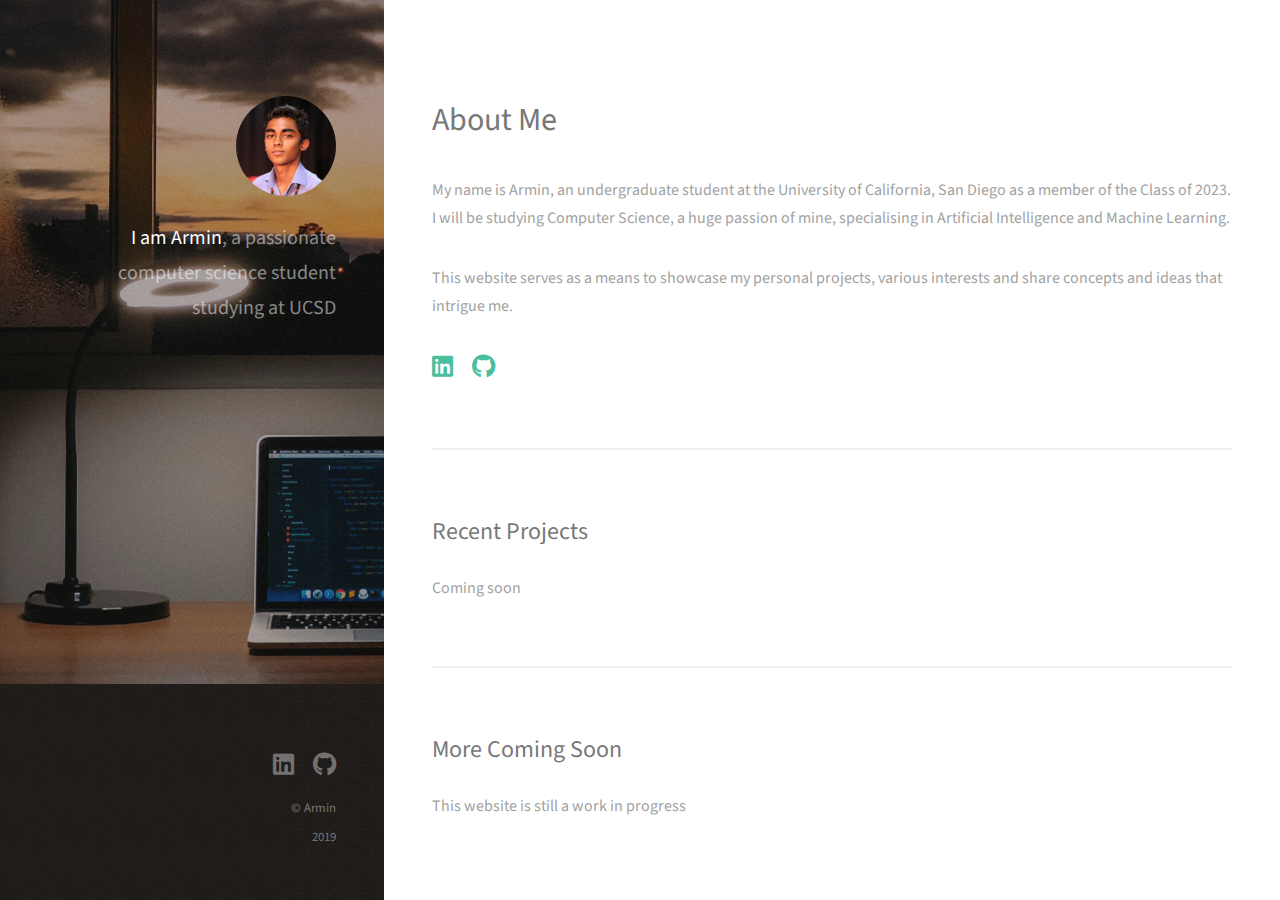
<file: index.html>
<!DOCTYPE HTML>

<html>
	<head>
		<title>Armin Suraj</title>
		<meta charset="utf-8" />
		<meta name="viewport" content="width=device-width, initial-scale=1, user-scalable=no" />
		<link rel="stylesheet" href="assets/css/main.css" />
	</head>
	<body class="is-preload">

		<!-- Header -->
			<header id="header">
				<div class="inner">
					<a href="#" class="image avatar"><img src="images/avatar.jpeg" alt="" /></a>
					<h1><strong>I am Armin</strong>, a passionate<br />
					computer science student<br />
					studying at UCSD</h1>
				</div>
			</header>

		<!-- Main -->
			<div id="main">

				<!-- One -->
					<section id="one">
						<header class="major">
							<h2>About Me</h2>
						</header>
						<p>My name is Armin, an undergraduate student at the University of California, San Diego as a member of the Class of 2023. I will be studying Computer Science, a huge passion of mine, specialising in Artificial Intelligence and Machine Learning.</p>
						<p>This website serves as a means to showcase my personal projects, various interests and share concepts and ideas that intrigue me.</p>
						<ul class="icons">
							<li><a href="#" class="icon brands fa-linkedin"><span class="label">Linkedin</span></a></li>
							<li><a href="#" class="icon brands fa-github"><span class="label">Github</span></a></li>
						</ul>
					</section>

				<!-- Two -->
					<section id="two">
						<h2>Recent Projects</h2>
						<p>Coming soon</p>
						<!--
						<div class="row">
							<article class="col-6 col-12-xsmall work-item">
								<a href="images/fulls/01.jpg" class="image fit thumb"><img src="images/thumbs/01.jpg" alt="" /></a>
								<h3>Magna sed consequat tempus</h3>
								<p>Lorem ipsum dolor sit amet nisl sed nullam feugiat.</p>
							</article>
							<article class="col-6 col-12-xsmall work-item">
								<a href="images/fulls/02.jpg" class="image fit thumb"><img src="images/thumbs/02.jpg" alt="" /></a>
								<h3>Ultricies lacinia interdum</h3>
								<p>Lorem ipsum dolor sit amet nisl sed nullam feugiat.</p>
							</article>
							<article class="col-6 col-12-xsmall work-item">
								<a href="images/fulls/03.jpg" class="image fit thumb"><img src="images/thumbs/03.jpg" alt="" /></a>
								<h3>Tortor metus commodo</h3>
								<p>Lorem ipsum dolor sit amet nisl sed nullam feugiat.</p>
							</article>
							<article class="col-6 col-12-xsmall work-item">
								<a href="images/fulls/04.jpg" class="image fit thumb"><img src="images/thumbs/04.jpg" alt="" /></a>
								<h3>Quam neque phasellus</h3>
								<p>Lorem ipsum dolor sit amet nisl sed nullam feugiat.</p>
							</article>
							<article class="col-6 col-12-xsmall work-item">
								<a href="images/fulls/05.jpg" class="image fit thumb"><img src="images/thumbs/05.jpg" alt="" /></a>
								<h3>Nunc enim commodo aliquet</h3>
								<p>Lorem ipsum dolor sit amet nisl sed nullam feugiat.</p>
							</article>
							<article class="col-6 col-12-xsmall work-item">
								<a href="images/fulls/06.jpg" class="image fit thumb"><img src="images/thumbs/06.jpg" alt="" /></a>
								<h3>Risus ornare lacinia</h3>
								<p>Lorem ipsum dolor sit amet nisl sed nullam feugiat.</p>
							</article>
						</div>
-->

						<!--
						<ul class="actions">
							<li><a href="#" class="button">See All</a></li>
						</ul>
					-->


					</section>

				<!-- Three -->
					<section id="three">
						<h2>More Coming Soon</h2>
						<p>This website is still a work in progress</p>

						<!--
						<div class="row">
							<div class="col-8 col-12-small">
								<form method="post" action="#">
									<div class="row gtr-uniform gtr-50">
										<div class="col-6 col-12-xsmall"><input type="text" name="name" id="name" placeholder="Name" /></div>
										<div class="col-6 col-12-xsmall"><input type="email" name="email" id="email" placeholder="Email" /></div>
										<div class="col-12"><textarea name="message" id="message" placeholder="Message" rows="4"></textarea></div>
									</div>
								</form>
								<ul class="actions">
									<li><input type="submit" value="Send Message" /></li>
								</ul>
							</div>
							<div class="col-4 col-12-small">
								<ul class="labeled-icons">
									<li>
										<h3 class="icon solid fa-home"><span class="label">Address</span></h3>
										1234 Somewhere Rd.<br />
										Nashville, TN 00000<br />
										United States
									</li>
									<li>
										<h3 class="icon solid fa-mobile-alt"><span class="label">Phone</span></h3>
										000-000-0000
									</li>
									<li>
										<h3 class="icon solid fa-envelope"><span class="label">Email</span></h3>
										<a href="#">hello@untitled.tld</a>
									</li>
								</ul>
							</div>
						</div>
					-->
					</section>


			</div>

		<!-- Footer -->
			<footer id="footer">
				<div class="inner">
					<ul class="icons">
						<li><a href="#" class="icon brands fa-linkedin"><span class="label">Linkedin</span></a></li>
						<li><a href="#" class="icon brands fa-github"><span class="label">Github</span></a></li>
					</ul>
					<ul class="copyright">
						<li>&copy; Armin</li><li>2019</li>
					</ul>
				</div>
			</footer>

		<!-- Scripts -->
			<script src="assets/js/jquery.min.js"></script>
			<script src="assets/js/jquery.poptrox.min.js"></script>
			<script src="assets/js/browser.min.js"></script>
			<script src="assets/js/breakpoints.min.js"></script>
			<script src="assets/js/util.js"></script>
			<script src="assets/js/main.js"></script>

	</body>
</html>
</file>
<file: assets/css/main.css>
@import url("fontawesome-all.min.css");
@import url("https://fonts.googleapis.com/css?family=Source+Sans+Pro:400,400italic");

html, body, div, span, applet, object,
iframe, h1, h2, h3, h4, h5, h6, p, blockquote,
pre, a, abbr, acronym, address, big, cite,
code, del, dfn, em, img, ins, kbd, q, s, samp,
small, strike, strong, sub, sup, tt, var, b,
u, i, center, dl, dt, dd, ol, ul, li, fieldset,
form, label, legend, table, caption, tbody,
tfoot, thead, tr, th, td, article, aside,
canvas, details, embed, figure, figcaption,
footer, header, hgroup, menu, nav, output, ruby,
section, summary, time, mark, audio, video {
	margin: 0;
	padding: 0;
	border: 0;
	font-size: 100%;
	font: inherit;
	vertical-align: baseline;}

article, aside, details, figcaption, figure,
footer, header, hgroup, menu, nav, section {
	display: block;}

body {
	line-height: 1;
}

ol, ul {
	list-style: none;
}

blockquote, q {
	quotes: none;
}

	blockquote:before, blockquote:after, q:before, q:after {
		content: '';
		content: none;
	}

table {
	border-collapse: collapse;
	border-spacing: 0;
}

body {
	-webkit-text-size-adjust: none;
}

mark {
	background-color: transparent;
	color: inherit;
}

input::-moz-focus-inner {
	border: 0;
	padding: 0;
}

input, select, textarea {
	-moz-appearance: none;
	-webkit-appearance: none;
	-ms-appearance: none;
	appearance: none;
}

/* Basic */

	html {
		box-sizing: border-box;
	}

	*, *:before, *:after {
		box-sizing: inherit;
	}

	body {
		background: #fff;
	}

		body.is-preload *, body.is-preload *:before, body.is-preload *:after {
			-moz-animation: none !important;
			-webkit-animation: none !important;
			-ms-animation: none !important;
			animation: none !important;
			-moz-transition: none !important;
			-webkit-transition: none !important;
			-ms-transition: none !important;
			transition: none !important;
		}

	body, input, select, textarea {
		color: #a2a2a2;
		font-family: "Source Sans Pro", Helvetica, sans-serif;
		font-size: 16pt;
		font-weight: 400;
		line-height: 1.75em;
	}

	a {
		-moz-transition: color 0.2s ease-in-out, border-color 0.2s ease-in-out;
		-webkit-transition: color 0.2s ease-in-out, border-color 0.2s ease-in-out;
		-ms-transition: color 0.2s ease-in-out, border-color 0.2s ease-in-out;
		transition: color 0.2s ease-in-out, border-color 0.2s ease-in-out;
		border-bottom: dotted 1px;
		color: #49bf9d;
		text-decoration: none;
	}

		a:hover {
			border-bottom-color: transparent;
			color: #49bf9d !important;
			text-decoration: none;
		}

	strong, b {
		color: #787878;
		font-weight: 400;
	}

	em, i {
		font-style: italic;
	}

	p {
		margin: 0 0 2em 0;
	}

	h1, h2, h3, h4, h5, h6 {
		color: #787878;
		font-weight: 400;
		line-height: 1em;
		margin: 0 0 1em 0;
	}

		h1 a, h2 a, h3 a, h4 a, h5 a, h6 a {
			color: inherit;
			text-decoration: none;
		}

	h1 {
		font-size: 2em;
		line-height: 1.5em;
	}

	h2 {
		font-size: 1.5em;
		line-height: 1.5em;
	}

	h3 {
		font-size: 1.25em;
		line-height: 1.5em;
	}

	h4 {
		font-size: 1.1em;
		line-height: 1.5em;
	}

	h5 {
		font-size: 0.9em;
		line-height: 1.5em;
	}

	h6 {
		font-size: 0.7em;
		line-height: 1.5em;
	}

	sub {
		font-size: 0.8em;
		position: relative;
		top: 0.5em;
	}

	sup {
		font-size: 0.8em;
		position: relative;
		top: -0.5em;
	}

	hr {
		border: 0;
		border-bottom: solid 2px #efefef;
		margin: 2em 0;
	}

		hr.major {
			margin: 3em 0;
		}

	blockquote {
		border-left: solid 6px #efefef;
		font-style: italic;
		margin: 0 0 2em 0;
		padding: 0.5em 0 0.5em 1.5em;
	}

	code {
		background: #f7f7f7;
		border-radius: 0.35em;
		border: solid 2px #efefef;
		font-family: "Courier New", monospace;
		font-size: 0.9em;
		margin: 0 0.25em;
		padding: 0.25em 0.65em;
	}

	pre {
		-webkit-overflow-scrolling: touch;
		font-family: "Courier New", monospace;
		font-size: 0.9em;
		margin: 0 0 2em 0;
	}

		pre code {
			display: block;
			line-height: 1.75em;
			padding: 1em 1.5em;
			overflow-x: auto;
		}

	.align-left {
		text-align: left;
	}

	.align-center {
		text-align: center;
	}

	.align-right {
		text-align: right;
	}

/* Container */

	.container {
		margin: 0 auto;
		max-width: calc(100% - 4em);
		width: 100%;
	}

		.container.xsmall {
			width: 25%;
		}

		.container.small {
			width: 50%;
		}

		.container.medium {
			width: 75%;
		}

		.container.large {
			width: 125%;
		}

		.container.xlarge {
			width: 150%;
		}

		.container.max {
			width: 100%;
		}

		@media screen and (max-width: 980px) {

			.container {
				width: 100% !important;
				max-width: 100% !important;
			}

		}

		@media screen and (max-width: 480px) {

			.container {
				max-width: calc(100% - 3em);
			}

		}

/* Row */

	.row {
		display: flex;
		flex-wrap: wrap;
		box-sizing: border-box;
		align-items: stretch;
	}

		.row > * {
			box-sizing: border-box;
		}

		.row.gtr-uniform > * > :last-child {
			margin-bottom: 0;
		}

		.row.aln-left {
			justify-content: flex-start;
		}

		.row.aln-center {
			justify-content: center;
		}

		.row.aln-right {
			justify-content: flex-end;
		}

		.row.aln-top {
			align-items: flex-start;
		}

		.row.aln-middle {
			align-items: center;
		}

		.row.aln-bottom {
			align-items: flex-end;
		}

		.row > .imp {
			order: -1;
		}

		.row > .col-1 {
			width: 8.33333%;
		}

		.row > .off-1 {
			margin-left: 8.33333%;
		}

		.row > .col-2 {
			width: 16.66667%;
		}

		.row > .off-2 {
			margin-left: 16.66667%;
		}

		.row > .col-3 {
			width: 25%;
		}

		.row > .off-3 {
			margin-left: 25%;
		}

		.row > .col-4 {
			width: 33.33333%;
		}

		.row > .off-4 {
			margin-left: 33.33333%;
		}

		.row > .col-5 {
			width: 41.66667%;
		}

		.row > .off-5 {
			margin-left: 41.66667%;
		}

		.row > .col-6 {
			width: 50%;
		}

		.row > .off-6 {
			margin-left: 50%;
		}

		.row > .col-7 {
			width: 58.33333%;
		}

		.row > .off-7 {
			margin-left: 58.33333%;
		}

		.row > .col-8 {
			width: 66.66667%;
		}

		.row > .off-8 {
			margin-left: 66.66667%;
		}

		.row > .col-9 {
			width: 75%;
		}

		.row > .off-9 {
			margin-left: 75%;
		}

		.row > .col-10 {
			width: 83.33333%;
		}

		.row > .off-10 {
			margin-left: 83.33333%;
		}

		.row > .col-11 {
			width: 91.66667%;
		}

		.row > .off-11 {
			margin-left: 91.66667%;
		}

		.row > .col-12 {
			width: 100%;
		}

		.row > .off-12 {
			margin-left: 100%;
		}

		.row.gtr-0 {
			margin-top: 0;
			margin-left: 0em;
		}

			.row.gtr-0 > * {
				padding: 0 0 0 0em;
			}

			.row.gtr-0.gtr-uniform {
				margin-top: 0em;
			}

				.row.gtr-0.gtr-uniform > * {
					padding-top: 0em;
				}

		.row.gtr-25 {
			margin-top: 0;
			margin-left: -0.625em;
		}

			.row.gtr-25 > * {
				padding: 0 0 0 0.625em;
			}

			.row.gtr-25.gtr-uniform {
				margin-top: -0.625em;
			}

				.row.gtr-25.gtr-uniform > * {
					padding-top: 0.625em;
				}

		.row.gtr-50 {
			margin-top: 0;
			margin-left: -1.25em;
		}

			.row.gtr-50 > * {
				padding: 0 0 0 1.25em;
			}

			.row.gtr-50.gtr-uniform {
				margin-top: -1.25em;
			}

				.row.gtr-50.gtr-uniform > * {
					padding-top: 1.25em;
				}

		.row {
			margin-top: 0;
			margin-left: -2.5em;
		}

			.row > * {
				padding: 0 0 0 2.5em;
			}

			.row.gtr-uniform {
				margin-top: -2.5em;
			}

				.row.gtr-uniform > * {
					padding-top: 2.5em;
				}

		.row.gtr-150 {
			margin-top: 0;
			margin-left: -3.75em;
		}

			.row.gtr-150 > * {
				padding: 0 0 0 3.75em;
			}

			.row.gtr-150.gtr-uniform {
				margin-top: -3.75em;
			}

				.row.gtr-150.gtr-uniform > * {
					padding-top: 3.75em;
				}

		.row.gtr-200 {
			margin-top: 0;
			margin-left: -5em;
		}

			.row.gtr-200 > * {
				padding: 0 0 0 5em;
			}

			.row.gtr-200.gtr-uniform {
				margin-top: -5em;
			}

				.row.gtr-200.gtr-uniform > * {
					padding-top: 5em;
				}

		@media screen and (max-width: 1800px) {

			.row {
				display: flex;
				flex-wrap: wrap;
				box-sizing: border-box;
				align-items: stretch;
			}

				.row > * {
					box-sizing: border-box;
				}

				.row.gtr-uniform > * > :last-child {
					margin-bottom: 0;
				}

				.row.aln-left {
					justify-content: flex-start;
				}

				.row.aln-center {
					justify-content: center;
				}

				.row.aln-right {
					justify-content: flex-end;
				}

				.row.aln-top {
					align-items: flex-start;
				}

				.row.aln-middle {
					align-items: center;
				}

				.row.aln-bottom {
					align-items: flex-end;
				}

				.row > .imp-xlarge {
					order: -1;
				}

				.row > .col-1-xlarge {
					width: 8.33333%;
				}

				.row > .off-1-xlarge {
					margin-left: 8.33333%;
				}

				.row > .col-2-xlarge {
					width: 16.66667%;
				}

				.row > .off-2-xlarge {
					margin-left: 16.66667%;
				}

				.row > .col-3-xlarge {
					width: 25%;
				}

				.row > .off-3-xlarge {
					margin-left: 25%;
				}

				.row > .col-4-xlarge {
					width: 33.33333%;
				}

				.row > .off-4-xlarge {
					margin-left: 33.33333%;
				}

				.row > .col-5-xlarge {
					width: 41.66667%;
				}

				.row > .off-5-xlarge {
					margin-left: 41.66667%;
				}

				.row > .col-6-xlarge {
					width: 50%;
				}

				.row > .off-6-xlarge {
					margin-left: 50%;
				}

				.row > .col-7-xlarge {
					width: 58.33333%;
				}

				.row > .off-7-xlarge {
					margin-left: 58.33333%;
				}

				.row > .col-8-xlarge {
					width: 66.66667%;
				}

				.row > .off-8-xlarge {
					margin-left: 66.66667%;
				}

				.row > .col-9-xlarge {
					width: 75%;
				}

				.row > .off-9-xlarge {
					margin-left: 75%;
				}

				.row > .col-10-xlarge {
					width: 83.33333%;
				}

				.row > .off-10-xlarge {
					margin-left: 83.33333%;
				}

				.row > .col-11-xlarge {
					width: 91.66667%;
				}

				.row > .off-11-xlarge {
					margin-left: 91.66667%;
				}

				.row > .col-12-xlarge {
					width: 100%;
				}

				.row > .off-12-xlarge {
					margin-left: 100%;
				}

				.row.gtr-0 {
					margin-top: 0;
					margin-left: 0em;
				}

					.row.gtr-0 > * {
						padding: 0 0 0 0em;
					}

					.row.gtr-0.gtr-uniform {
						margin-top: 0em;
					}

						.row.gtr-0.gtr-uniform > * {
							padding-top: 0em;
						}

				.row.gtr-25 {
					margin-top: 0;
					margin-left: -0.625em;
				}

					.row.gtr-25 > * {
						padding: 0 0 0 0.625em;
					}

					.row.gtr-25.gtr-uniform {
						margin-top: -0.625em;
					}

						.row.gtr-25.gtr-uniform > * {
							padding-top: 0.625em;
						}

				.row.gtr-50 {
					margin-top: 0;
					margin-left: -1.25em;
				}

					.row.gtr-50 > * {
						padding: 0 0 0 1.25em;
					}

					.row.gtr-50.gtr-uniform {
						margin-top: -1.25em;
					}

						.row.gtr-50.gtr-uniform > * {
							padding-top: 1.25em;
						}

				.row {
					margin-top: 0;
					margin-left: -2.5em;
				}

					.row > * {
						padding: 0 0 0 2.5em;
					}

					.row.gtr-uniform {
						margin-top: -2.5em;
					}

						.row.gtr-uniform > * {
							padding-top: 2.5em;
						}

				.row.gtr-150 {
					margin-top: 0;
					margin-left: -3.75em;
				}

					.row.gtr-150 > * {
						padding: 0 0 0 3.75em;
					}

					.row.gtr-150.gtr-uniform {
						margin-top: -3.75em;
					}

						.row.gtr-150.gtr-uniform > * {
							padding-top: 3.75em;
						}

				.row.gtr-200 {
					margin-top: 0;
					margin-left: -5em;
				}

					.row.gtr-200 > * {
						padding: 0 0 0 5em;
					}

					.row.gtr-200.gtr-uniform {
						margin-top: -5em;
					}

						.row.gtr-200.gtr-uniform > * {
							padding-top: 5em;
						}

		}

		@media screen and (max-width: 1280px) {

			.row {
				display: flex;
				flex-wrap: wrap;
				box-sizing: border-box;
				align-items: stretch;
			}

				.row > * {
					box-sizing: border-box;
				}

				.row.gtr-uniform > * > :last-child {
					margin-bottom: 0;
				}

				.row.aln-left {
					justify-content: flex-start;
				}

				.row.aln-center {
					justify-content: center;
				}

				.row.aln-right {
					justify-content: flex-end;
				}

				.row.aln-top {
					align-items: flex-start;
				}

				.row.aln-middle {
					align-items: center;
				}

				.row.aln-bottom {
					align-items: flex-end;
				}

				.row > .imp-large {
					order: -1;
				}

				.row > .col-1-large {
					width: 8.33333%;
				}

				.row > .off-1-large {
					margin-left: 8.33333%;
				}

				.row > .col-2-large {
					width: 16.66667%;
				}

				.row > .off-2-large {
					margin-left: 16.66667%;
				}

				.row > .col-3-large {
					width: 25%;
				}

				.row > .off-3-large {
					margin-left: 25%;
				}

				.row > .col-4-large {
					width: 33.33333%;
				}

				.row > .off-4-large {
					margin-left: 33.33333%;
				}

				.row > .col-5-large {
					width: 41.66667%;
				}

				.row > .off-5-large {
					margin-left: 41.66667%;
				}

				.row > .col-6-large {
					width: 50%;
				}

				.row > .off-6-large {
					margin-left: 50%;
				}

				.row > .col-7-large {
					width: 58.33333%;
				}

				.row > .off-7-large {
					margin-left: 58.33333%;
				}

				.row > .col-8-large {
					width: 66.66667%;
				}

				.row > .off-8-large {
					margin-left: 66.66667%;
				}

				.row > .col-9-large {
					width: 75%;
				}

				.row > .off-9-large {
					margin-left: 75%;
				}

				.row > .col-10-large {
					width: 83.33333%;
				}

				.row > .off-10-large {
					margin-left: 83.33333%;
				}

				.row > .col-11-large {
					width: 91.66667%;
				}

				.row > .off-11-large {
					margin-left: 91.66667%;
				}

				.row > .col-12-large {
					width: 100%;
				}

				.row > .off-12-large {
					margin-left: 100%;
				}

				.row.gtr-0 {
					margin-top: 0;
					margin-left: 0em;
				}

					.row.gtr-0 > * {
						padding: 0 0 0 0em;
					}

					.row.gtr-0.gtr-uniform {
						margin-top: 0em;
					}

						.row.gtr-0.gtr-uniform > * {
							padding-top: 0em;
						}

				.row.gtr-25 {
					margin-top: 0;
					margin-left: -0.5em;
				}

					.row.gtr-25 > * {
						padding: 0 0 0 0.5em;
					}

					.row.gtr-25.gtr-uniform {
						margin-top: -0.5em;
					}

						.row.gtr-25.gtr-uniform > * {
							padding-top: 0.5em;
						}

				.row.gtr-50 {
					margin-top: 0;
					margin-left: -1em;
				}

					.row.gtr-50 > * {
						padding: 0 0 0 1em;
					}

					.row.gtr-50.gtr-uniform {
						margin-top: -1em;
					}

						.row.gtr-50.gtr-uniform > * {
							padding-top: 1em;
						}

				.row {
					margin-top: 0;
					margin-left: -2em;
				}

					.row > * {
						padding: 0 0 0 2em;
					}

					.row.gtr-uniform {
						margin-top: -2em;
					}

						.row.gtr-uniform > * {
							padding-top: 2em;
						}

				.row.gtr-150 {
					margin-top: 0;
					margin-left: -3em;
				}

					.row.gtr-150 > * {
						padding: 0 0 0 3em;
					}

					.row.gtr-150.gtr-uniform {
						margin-top: -3em;
					}

						.row.gtr-150.gtr-uniform > * {
							padding-top: 3em;
						}

				.row.gtr-200 {
					margin-top: 0;
					margin-left: -4em;
				}

					.row.gtr-200 > * {
						padding: 0 0 0 4em;
					}

					.row.gtr-200.gtr-uniform {
						margin-top: -4em;
					}

						.row.gtr-200.gtr-uniform > * {
							padding-top: 4em;
						}

		}

		@media screen and (max-width: 980px) {

			.row {
				display: flex;
				flex-wrap: wrap;
				box-sizing: border-box;
				align-items: stretch;
			}

				.row > * {
					box-sizing: border-box;
				}

				.row.gtr-uniform > * > :last-child {
					margin-bottom: 0;
				}

				.row.aln-left {
					justify-content: flex-start;
				}

				.row.aln-center {
					justify-content: center;
				}

				.row.aln-right {
					justify-content: flex-end;
				}

				.row.aln-top {
					align-items: flex-start;
				}

				.row.aln-middle {
					align-items: center;
				}

				.row.aln-bottom {
					align-items: flex-end;
				}

				.row > .imp-medium {
					order: -1;
				}

				.row > .col-1-medium {
					width: 8.33333%;
				}

				.row > .off-1-medium {
					margin-left: 8.33333%;
				}

				.row > .col-2-medium {
					width: 16.66667%;
				}

				.row > .off-2-medium {
					margin-left: 16.66667%;
				}

				.row > .col-3-medium {
					width: 25%;
				}

				.row > .off-3-medium {
					margin-left: 25%;
				}

				.row > .col-4-medium {
					width: 33.33333%;
				}

				.row > .off-4-medium {
					margin-left: 33.33333%;
				}

				.row > .col-5-medium {
					width: 41.66667%;
				}

				.row > .off-5-medium {
					margin-left: 41.66667%;
				}

				.row > .col-6-medium {
					width: 50%;
				}

				.row > .off-6-medium {
					margin-left: 50%;
				}

				.row > .col-7-medium {
					width: 58.33333%;
				}

				.row > .off-7-medium {
					margin-left: 58.33333%;
				}

				.row > .col-8-medium {
					width: 66.66667%;
				}

				.row > .off-8-medium {
					margin-left: 66.66667%;
				}

				.row > .col-9-medium {
					width: 75%;
				}

				.row > .off-9-medium {
					margin-left: 75%;
				}

				.row > .col-10-medium {
					width: 83.33333%;
				}

				.row > .off-10-medium {
					margin-left: 83.33333%;
				}

				.row > .col-11-medium {
					width: 91.66667%;
				}

				.row > .off-11-medium {
					margin-left: 91.66667%;
				}

				.row > .col-12-medium {
					width: 100%;
				}

				.row > .off-12-medium {
					margin-left: 100%;
				}

				.row.gtr-0 {
					margin-top: 0;
					margin-left: 0em;
				}

					.row.gtr-0 > * {
						padding: 0 0 0 0em;
					}

					.row.gtr-0.gtr-uniform {
						margin-top: 0em;
					}

						.row.gtr-0.gtr-uniform > * {
							padding-top: 0em;
						}

				.row.gtr-25 {
					margin-top: 0;
					margin-left: -0.5em;
				}

					.row.gtr-25 > * {
						padding: 0 0 0 0.5em;
					}

					.row.gtr-25.gtr-uniform {
						margin-top: -0.5em;
					}

						.row.gtr-25.gtr-uniform > * {
							padding-top: 0.5em;
						}

				.row.gtr-50 {
					margin-top: 0;
					margin-left: -1em;
				}

					.row.gtr-50 > * {
						padding: 0 0 0 1em;
					}

					.row.gtr-50.gtr-uniform {
						margin-top: -1em;
					}

						.row.gtr-50.gtr-uniform > * {
							padding-top: 1em;
						}

				.row {
					margin-top: 0;
					margin-left: -2em;
				}

					.row > * {
						padding: 0 0 0 2em;
					}

					.row.gtr-uniform {
						margin-top: -2em;
					}

						.row.gtr-uniform > * {
							padding-top: 2em;
						}

				.row.gtr-150 {
					margin-top: 0;
					margin-left: -3em;
				}

					.row.gtr-150 > * {
						padding: 0 0 0 3em;
					}

					.row.gtr-150.gtr-uniform {
						margin-top: -3em;
					}

						.row.gtr-150.gtr-uniform > * {
							padding-top: 3em;
						}

				.row.gtr-200 {
					margin-top: 0;
					margin-left: -4em;
				}

					.row.gtr-200 > * {
						padding: 0 0 0 4em;
					}

					.row.gtr-200.gtr-uniform {
						margin-top: -4em;
					}

						.row.gtr-200.gtr-uniform > * {
							padding-top: 4em;
						}

		}

		@media screen and (max-width: 736px) {

			.row {
				display: flex;
				flex-wrap: wrap;
				box-sizing: border-box;
				align-items: stretch;
			}

				.row > * {
					box-sizing: border-box;
				}

				.row.gtr-uniform > * > :last-child {
					margin-bottom: 0;
				}

				.row.aln-left {
					justify-content: flex-start;
				}

				.row.aln-center {
					justify-content: center;
				}

				.row.aln-right {
					justify-content: flex-end;
				}

				.row.aln-top {
					align-items: flex-start;
				}

				.row.aln-middle {
					align-items: center;
				}

				.row.aln-bottom {
					align-items: flex-end;
				}

				.row > .imp-small {
					order: -1;
				}

				.row > .col-1-small {
					width: 8.33333%;
				}

				.row > .off-1-small {
					margin-left: 8.33333%;
				}

				.row > .col-2-small {
					width: 16.66667%;
				}

				.row > .off-2-small {
					margin-left: 16.66667%;
				}

				.row > .col-3-small {
					width: 25%;
				}

				.row > .off-3-small {
					margin-left: 25%;
				}

				.row > .col-4-small {
					width: 33.33333%;
				}

				.row > .off-4-small {
					margin-left: 33.33333%;
				}

				.row > .col-5-small {
					width: 41.66667%;
				}

				.row > .off-5-small {
					margin-left: 41.66667%;
				}

				.row > .col-6-small {
					width: 50%;
				}

				.row > .off-6-small {
					margin-left: 50%;
				}

				.row > .col-7-small {
					width: 58.33333%;
				}

				.row > .off-7-small {
					margin-left: 58.33333%;
				}

				.row > .col-8-small {
					width: 66.66667%;
				}

				.row > .off-8-small {
					margin-left: 66.66667%;
				}

				.row > .col-9-small {
					width: 75%;
				}

				.row > .off-9-small {
					margin-left: 75%;
				}

				.row > .col-10-small {
					width: 83.33333%;
				}

				.row > .off-10-small {
					margin-left: 83.33333%;
				}

				.row > .col-11-small {
					width: 91.66667%;
				}

				.row > .off-11-small {
					margin-left: 91.66667%;
				}

				.row > .col-12-small {
					width: 100%;
				}

				.row > .off-12-small {
					margin-left: 100%;
				}

				.row.gtr-0 {
					margin-top: 0;
					margin-left: 0em;
				}

					.row.gtr-0 > * {
						padding: 0 0 0 0em;
					}

					.row.gtr-0.gtr-uniform {
						margin-top: 0em;
					}

						.row.gtr-0.gtr-uniform > * {
							padding-top: 0em;
						}

				.row.gtr-25 {
					margin-top: 0;
					margin-left: -0.375em;
				}

					.row.gtr-25 > * {
						padding: 0 0 0 0.375em;
					}

					.row.gtr-25.gtr-uniform {
						margin-top: -0.375em;
					}

						.row.gtr-25.gtr-uniform > * {
							padding-top: 0.375em;
						}

				.row.gtr-50 {
					margin-top: 0;
					margin-left: -0.75em;
				}

					.row.gtr-50 > * {
						padding: 0 0 0 0.75em;
					}

					.row.gtr-50.gtr-uniform {
						margin-top: -0.75em;
					}

						.row.gtr-50.gtr-uniform > * {
							padding-top: 0.75em;
						}

				.row {
					margin-top: 0;
					margin-left: -1.5em;
				}

					.row > * {
						padding: 0 0 0 1.5em;
					}

					.row.gtr-uniform {
						margin-top: -1.5em;
					}

						.row.gtr-uniform > * {
							padding-top: 1.5em;
						}

				.row.gtr-150 {
					margin-top: 0;
					margin-left: -2.25em;
				}

					.row.gtr-150 > * {
						padding: 0 0 0 2.25em;
					}

					.row.gtr-150.gtr-uniform {
						margin-top: -2.25em;
					}

						.row.gtr-150.gtr-uniform > * {
							padding-top: 2.25em;
						}

				.row.gtr-200 {
					margin-top: 0;
					margin-left: -3em;
				}

					.row.gtr-200 > * {
						padding: 0 0 0 3em;
					}

					.row.gtr-200.gtr-uniform {
						margin-top: -3em;
					}

						.row.gtr-200.gtr-uniform > * {
							padding-top: 3em;
						}

		}

		@media screen and (max-width: 480px) {

			.row {
				display: flex;
				flex-wrap: wrap;
				box-sizing: border-box;
				align-items: stretch;
			}

				.row > * {
					box-sizing: border-box;
				}

				.row.gtr-uniform > * > :last-child {
					margin-bottom: 0;
				}

				.row.aln-left {
					justify-content: flex-start;
				}

				.row.aln-center {
					justify-content: center;
				}

				.row.aln-right {
					justify-content: flex-end;
				}

				.row.aln-top {
					align-items: flex-start;
				}

				.row.aln-middle {
					align-items: center;
				}

				.row.aln-bottom {
					align-items: flex-end;
				}

				.row > .imp-xsmall {
					order: -1;
				}

				.row > .col-1-xsmall {
					width: 8.33333%;
				}

				.row > .off-1-xsmall {
					margin-left: 8.33333%;
				}

				.row > .col-2-xsmall {
					width: 16.66667%;
				}

				.row > .off-2-xsmall {
					margin-left: 16.66667%;
				}

				.row > .col-3-xsmall {
					width: 25%;
				}

				.row > .off-3-xsmall {
					margin-left: 25%;
				}

				.row > .col-4-xsmall {
					width: 33.33333%;
				}

				.row > .off-4-xsmall {
					margin-left: 33.33333%;
				}

				.row > .col-5-xsmall {
					width: 41.66667%;
				}

				.row > .off-5-xsmall {
					margin-left: 41.66667%;
				}

				.row > .col-6-xsmall {
					width: 50%;
				}

				.row > .off-6-xsmall {
					margin-left: 50%;
				}

				.row > .col-7-xsmall {
					width: 58.33333%;
				}

				.row > .off-7-xsmall {
					margin-left: 58.33333%;
				}

				.row > .col-8-xsmall {
					width: 66.66667%;
				}

				.row > .off-8-xsmall {
					margin-left: 66.66667%;
				}

				.row > .col-9-xsmall {
					width: 75%;
				}

				.row > .off-9-xsmall {
					margin-left: 75%;
				}

				.row > .col-10-xsmall {
					width: 83.33333%;
				}

				.row > .off-10-xsmall {
					margin-left: 83.33333%;
				}

				.row > .col-11-xsmall {
					width: 91.66667%;
				}

				.row > .off-11-xsmall {
					margin-left: 91.66667%;
				}

				.row > .col-12-xsmall {
					width: 100%;
				}

				.row > .off-12-xsmall {
					margin-left: 100%;
				}

				.row.gtr-0 {
					margin-top: 0;
					margin-left: 0em;
				}

					.row.gtr-0 > * {
						padding: 0 0 0 0em;
					}

					.row.gtr-0.gtr-uniform {
						margin-top: 0em;
					}

						.row.gtr-0.gtr-uniform > * {
							padding-top: 0em;
						}

				.row.gtr-25 {
					margin-top: 0;
					margin-left: -0.375em;
				}

					.row.gtr-25 > * {
						padding: 0 0 0 0.375em;
					}

					.row.gtr-25.gtr-uniform {
						margin-top: -0.375em;
					}

						.row.gtr-25.gtr-uniform > * {
							padding-top: 0.375em;
						}

				.row.gtr-50 {
					margin-top: 0;
					margin-left: -0.75em;
				}

					.row.gtr-50 > * {
						padding: 0 0 0 0.75em;
					}

					.row.gtr-50.gtr-uniform {
						margin-top: -0.75em;
					}

						.row.gtr-50.gtr-uniform > * {
							padding-top: 0.75em;
						}

				.row {
					margin-top: 0;
					margin-left: -1.5em;
				}

					.row > * {
						padding: 0 0 0 1.5em;
					}

					.row.gtr-uniform {
						margin-top: -1.5em;
					}

						.row.gtr-uniform > * {
							padding-top: 1.5em;
						}

				.row.gtr-150 {
					margin-top: 0;
					margin-left: -2.25em;
				}

					.row.gtr-150 > * {
						padding: 0 0 0 2.25em;
					}

					.row.gtr-150.gtr-uniform {
						margin-top: -2.25em;
					}

						.row.gtr-150.gtr-uniform > * {
							padding-top: 2.25em;
						}

				.row.gtr-200 {
					margin-top: 0;
					margin-left: -3em;
				}

					.row.gtr-200 > * {
						padding: 0 0 0 3em;
					}

					.row.gtr-200.gtr-uniform {
						margin-top: -3em;
					}

						.row.gtr-200.gtr-uniform > * {
							padding-top: 3em;
						}

		}

/* Section/Article */

	section.special, article.special {
		text-align: center;
	}

	header p {
		color: #b2b2b2;
		position: relative;
		margin: 0 0 1.5em 0;
	}

	header h2 + p {
		font-size: 1.25em;
		margin-top: -1em;
		line-height: 1.5em;
	}

	header h3 + p {
		font-size: 1.1em;
		margin-top: -0.8em;
		line-height: 1.5em;
	}

	header h4 + p,
	header h5 + p,
	header h6 + p {
		font-size: 0.9em;
		margin-top: -0.6em;
		line-height: 1.5em;
	}

	header.major h2 {
		font-size: 2em;
	}

/* Form */

	form {
		margin: 0 0 2em 0;
	}

	label {
		color: #787878;
		display: block;
		font-size: 0.9em;
		font-weight: 400;
		margin: 0 0 1em 0;
	}

	input[type="text"],
	input[type="password"],
	input[type="email"],
	select,
	textarea {
		-moz-appearance: none;
		-webkit-appearance: none;
		-ms-appearance: none;
		appearance: none;
		background: #f7f7f7;
		border-radius: 0.35em;
		border: solid 2px transparent;
		color: inherit;
		display: block;
		outline: 0;
		padding: 0 0.75em;
		text-decoration: none;
		width: 100%;
	}

		input[type="text"]:invalid,
		input[type="password"]:invalid,
		input[type="email"]:invalid,
		select:invalid,
		textarea:invalid {
			box-shadow: none;
		}

		input[type="text"]:focus,
		input[type="password"]:focus,
		input[type="email"]:focus,
		select:focus,
		textarea:focus {
			border-color: #49bf9d;
		}

	select {
		background-image: url("data:image/svg+xml;charset=utf8,%3Csvg xmlns='http://www.w3.org/2000/svg' width='40' height='40' preserveAspectRatio='none' viewBox='0 0 40 40'%3E%3Cpath d='M9.4,12.3l10.4,10.4l10.4-10.4c0.2-0.2,0.5-0.4,0.9-0.4c0.3,0,0.6,0.1,0.9,0.4l3.3,3.3c0.2,0.2,0.4,0.5,0.4,0.9 c0,0.4-0.1,0.6-0.4,0.9L20.7,31.9c-0.2,0.2-0.5,0.4-0.9,0.4c-0.3,0-0.6-0.1-0.9-0.4L4.3,17.3c-0.2-0.2-0.4-0.5-0.4-0.9 c0-0.4,0.1-0.6,0.4-0.9l3.3-3.3c0.2-0.2,0.5-0.4,0.9-0.4S9.1,12.1,9.4,12.3z' fill='%23dfdfdf' /%3E%3C/svg%3E");
		background-size: 1.25rem;
		background-repeat: no-repeat;
		background-position: calc(100% - 1rem) center;
		height: 2.75em;
		padding-right: 2.75em;
		text-overflow: ellipsis;
	}

		select option {
			color: #787878;
			background: #fff;
		}

		select:focus::-ms-value {
			background-color: transparent;
		}

		select::-ms-expand {
			display: none;
		}

	input[type="text"],
	input[type="password"],
	input[type="email"],
	select {
		height: 2.75em;
	}

	textarea {
		padding: 0.75em;
	}

	input[type="checkbox"],
	input[type="radio"] {
		-moz-appearance: none;
		-webkit-appearance: none;
		-ms-appearance: none;
		appearance: none;
		display: block;
		float: left;
		margin-right: -2em;
		opacity: 0;
		width: 1em;
		z-index: -1;
	}

		input[type="checkbox"] + label,
		input[type="radio"] + label {
			text-decoration: none;
			color: #a2a2a2;
			cursor: pointer;
			display: inline-block;
			font-size: 1em;
			font-weight: 400;
			padding-left: 2.4em;
			padding-right: 0.75em;
			position: relative;
		}

			input[type="checkbox"] + label:before,
			input[type="radio"] + label:before {
				-moz-osx-font-smoothing: grayscale;
				-webkit-font-smoothing: antialiased;
				display: inline-block;
				font-style: normal;
				font-variant: normal;
				text-rendering: auto;
				line-height: 1;
				text-transform: none !important;
				font-family: 'Font Awesome 5 Free';
				font-weight: 900;
			}

			input[type="checkbox"] + label:before,
			input[type="radio"] + label:before {
				background: #f7f7f7;
				border-radius: 0.35em;
				border: solid 2px transparent;
				content: '';
				display: inline-block;
				font-size: 0.8em;
				height: 2.0625em;
				left: 0;
				line-height: 1.85625em;
				position: absolute;
				text-align: center;
				top: 0;
				width: 2.0625em;
			}

		input[type="checkbox"]:checked + label:before,
		input[type="radio"]:checked + label:before {
			background: #787878;
			border-color: #787878;
			color: #fff;
			content: '\f00c';
		}

		input[type="checkbox"]:focus + label:before,
		input[type="radio"]:focus + label:before {
			border-color: #49bf9d;
		}

	input[type="checkbox"] + label:before {
		border-radius: 0.35em;
	}

	input[type="radio"] + label:before {
		border-radius: 100%;
	}

	::-webkit-input-placeholder {
		color: #b2b2b2 !important;
		opacity: 1.0;
	}

	:-moz-placeholder {
		color: #b2b2b2 !important;
		opacity: 1.0;
	}

	::-moz-placeholder {
		color: #b2b2b2 !important;
		opacity: 1.0;
	}

	:-ms-input-placeholder {
		color: #b2b2b2 !important;
		opacity: 1.0;
	}

/* Box */

	.box {
		border-radius: 0.35em;
		border: solid 2px #efefef;
		margin-bottom: 2em;
		padding: 1.5em;
	}

		.box > :last-child,
		.box > :last-child > :last-child,
		.box > :last-child > :last-child > :last-child {
			margin-bottom: 0;
		}

		.box.alt {
			border: 0;
			border-radius: 0;
			padding: 0;
		}

/* Icon */

	.icon {
		text-decoration: none;
		border-bottom: none;
		position: relative;
	}

		.icon:before {
			-moz-osx-font-smoothing: grayscale;
			-webkit-font-smoothing: antialiased;
			display: inline-block;
			font-style: normal;
			font-variant: normal;
			text-rendering: auto;
			line-height: 1;
			text-transform: none !important;
			font-family: 'Font Awesome 5 Free';
			font-weight: 400;
		}

		.icon > .label {
			display: none;
		}

		.icon:before {
			line-height: inherit;
		}

		.icon.solid:before {
			font-weight: 900;
		}

		.icon.brands:before {
			font-family: 'Font Awesome 5 Brands';
		}

/* Image */

	.image {
		border-radius: 0.35em;
		border: 0;
		display: inline-block;
		position: relative;
	}

		.image:before {
			-moz-transition: opacity 0.2s ease-in-out;
			-webkit-transition: opacity 0.2s ease-in-out;
			-ms-transition: opacity 0.2s ease-in-out;
			transition: opacity 0.2s ease-in-out;
			background: url("images/overlay.png");
			border-radius: 0.35em;
			content: '';
			display: block;
			height: 100%;
			left: 0;
			opacity: 0.5;
			position: absolute;
			top: 0;
			width: 100%;
		}

		.image.thumb {
			text-align: center;
		}

			.image.thumb:after {
				-moz-transition: opacity 0.2s ease-in-out;
				-webkit-transition: opacity 0.2s ease-in-out;
				-ms-transition: opacity 0.2s ease-in-out;
				transition: opacity 0.2s ease-in-out;
				border-radius: 0.35em;
				border: solid 3px rgba(255, 255, 255, 0.5);
				color: #fff;
				content: 'View';
				display: inline-block;
				font-size: 0.8em;
				font-weight: 400;
				left: 50%;
				line-height: 2.25em;
				margin: -1.25em 0 0 -3em;
				opacity: 0;
				padding: 0 1.5em;
				position: absolute;
				text-align: center;
				text-decoration: none;
				top: 50%;
				white-space: nowrap;
			}

			.image.thumb:hover:after {
				opacity: 1.0;
			}

			.image.thumb:hover:before {
				background: url("images/overlay.png"), url("images/overlay.png");
				opacity: 1.0;
			}

		.image img {
			border-radius: 0.35em;
			display: block;
		}

		.image.left {
			float: left;
			margin: 0 1.5em 1em 0;
			top: 0.25em;
		}

		.image.right {
			float: right;
			margin: 0 0 1em 1.5em;
			top: 0.25em;
		}

		.image.left, .image.right {
			max-width: 40%;
		}

			.image.left img, .image.right img {
				width: 100%;
			}

		.image.fit {
			display: block;
			margin: 0 0 2em 0;
			width: 100%;
		}

			.image.fit img {
				width: 100%;
			}

		.image.avatar {
			border-radius: 100%;
		}

			.image.avatar:before {
				display: none;
			}

			.image.avatar img {
				border-radius: 100%;
				width: 100%;
			}

/* List */

	ol {
		list-style: decimal;
		margin: 0 0 2em 0;
		padding-left: 1.25em;
	}

		ol li {
			padding-left: 0.25em;
		}

	ul {
		list-style: disc;
		margin: 0 0 2em 0;
		padding-left: 1em;
	}

		ul li {
			padding-left: 0.5em;
		}

		ul.alt {
			list-style: none;
			padding-left: 0;
		}

			ul.alt li {
				border-top: solid 2px #efefef;
				padding: 0.5em 0;
			}

				ul.alt li:first-child {
					border-top: 0;
					padding-top: 0;
				}

	dl {
		margin: 0 0 2em 0;
	}

/* Icons */

	ul.icons {
		cursor: default;
		list-style: none;
		padding-left: 0;
	}

		ul.icons li {
			display: inline-block;
			padding: 0 1em 0 0;
		}

			ul.icons li:last-child {
				padding-right: 0;
			}

			ul.icons li .icon:before {
				font-size: 1.5em;
			}

/* Labeled Icons */

	ul.labeled-icons {
		list-style: none;
		padding: 0;
	}

		ul.labeled-icons li {
			line-height: 1.75em;
			margin: 1.5em 0 0 0;
			padding-left: 2.25em;
			position: relative;
		}

			ul.labeled-icons li:first-child {
				margin-top: 0;
			}

			ul.labeled-icons li a {
				color: inherit;
			}

			ul.labeled-icons li h3 {
				color: #b2b2b2;
				left: 0;
				position: absolute;
				text-align: center;
				top: 0;
				width: 1em;
			}

/* Actions */

	ul.actions {
		display: -moz-flex;
		display: -webkit-flex;
		display: -ms-flex;
		display: flex;
		cursor: default;
		list-style: none;
		margin-left: -1em;
		padding-left: 0;
	}

		ul.actions li {
			padding: 0 0 0 1em;
			vertical-align: middle;
		}

		ul.actions.special {
			-moz-justify-content: center;
			-webkit-justify-content: center;
			-ms-justify-content: center;
			justify-content: center;
			width: 100%;
			margin-left: 0;
		}

			ul.actions.special li:first-child {
				padding-left: 0;
			}

		ul.actions.stacked {
			-moz-flex-direction: column;
			-webkit-flex-direction: column;
			-ms-flex-direction: column;
			flex-direction: column;
			margin-left: 0;
		}

			ul.actions.stacked li {
				padding: 1.3em 0 0 0;
			}

				ul.actions.stacked li:first-child {
					padding-top: 0;
				}

		ul.actions.fit {
			width: calc(100% + 1em);
		}

			ul.actions.fit li {
				-moz-flex-grow: 1;
				-webkit-flex-grow: 1;
				-ms-flex-grow: 1;
				flex-grow: 1;
				-moz-flex-shrink: 1;
				-webkit-flex-shrink: 1;
				-ms-flex-shrink: 1;
				flex-shrink: 1;
				width: 100%;
			}

				ul.actions.fit li > * {
					width: 100%;
				}

			ul.actions.fit.stacked {
				width: 100%;
			}

		@media screen and (max-width: 480px) {

			ul.actions:not(.fixed) {
				-moz-flex-direction: column;
				-webkit-flex-direction: column;
				-ms-flex-direction: column;
				flex-direction: column;
				margin-left: 0;
				width: 100% !important;
			}

				ul.actions:not(.fixed) li {
					-moz-flex-grow: 1;
					-webkit-flex-grow: 1;
					-ms-flex-grow: 1;
					flex-grow: 1;
					-moz-flex-shrink: 1;
					-webkit-flex-shrink: 1;
					-ms-flex-shrink: 1;
					flex-shrink: 1;
					padding: 1em 0 0 0;
					text-align: center;
					width: 100%;
				}

					ul.actions:not(.fixed) li > * {
						width: 100%;
					}

					ul.actions:not(.fixed) li:first-child {
						padding-top: 0;
					}

					ul.actions:not(.fixed) li input[type="submit"],
					ul.actions:not(.fixed) li input[type="reset"],
					ul.actions:not(.fixed) li input[type="button"],
					ul.actions:not(.fixed) li button,
					ul.actions:not(.fixed) li .button {
						width: 100%;
					}

						ul.actions:not(.fixed) li input[type="submit"].icon:before,
						ul.actions:not(.fixed) li input[type="reset"].icon:before,
						ul.actions:not(.fixed) li input[type="button"].icon:before,
						ul.actions:not(.fixed) li button.icon:before,
						ul.actions:not(.fixed) li .button.icon:before {
							margin-left: -0.5em;
						}

		}

/* Table */

	.table-wrapper {
		-webkit-overflow-scrolling: touch;
		overflow-x: auto;
	}

	table {
		margin: 0 0 2em 0;
		width: 100%;
	}

		table tbody tr {
			border: solid 1px #efefef;
			border-left: 0;
			border-right: 0;
		}

			table tbody tr:nth-child(2n + 1) {
				background-color: #f7f7f7;
			}

		table td {
			padding: 0.75em 0.75em;
		}

		table th {
			color: #787878;
			font-size: 0.9em;
			font-weight: 400;
			padding: 0 0.75em 0.75em 0.75em;
			text-align: left;
		}

		table thead {
			border-bottom: solid 2px #efefef;
		}

		table tfoot {
			border-top: solid 2px #efefef;
		}

		table.alt {
			border-collapse: separate;
		}

			table.alt tbody tr td {
				border: solid 2px #efefef;
				border-left-width: 0;
				border-top-width: 0;
			}

				table.alt tbody tr td:first-child {
					border-left-width: 2px;
				}

			table.alt tbody tr:first-child td {
				border-top-width: 2px;
			}

			table.alt thead {
				border-bottom: 0;
			}

			table.alt tfoot {
				border-top: 0;
			}

/* Button */

	input[type="submit"],
	input[type="reset"],
	input[type="button"],
	.button {
		-moz-appearance: none;
		-webkit-appearance: none;
		-ms-appearance: none;
		appearance: none;
		-moz-transition: background-color 0.2s ease-in-out, color 0.2s ease-in-out, border-color 0.2s ease-in-out;
		-webkit-transition: background-color 0.2s ease-in-out, color 0.2s ease-in-out, border-color 0.2s ease-in-out;
		-ms-transition: background-color 0.2s ease-in-out, color 0.2s ease-in-out, border-color 0.2s ease-in-out;
		transition: background-color 0.2s ease-in-out, color 0.2s ease-in-out, border-color 0.2s ease-in-out;
		background-color: transparent;
		border-radius: 0.35em;
		border: solid 3px #efefef;
		color: #787878 !important;
		cursor: pointer;
		display: inline-block;
		font-weight: 400;
		height: 3.15em;
		height: calc(2.75em + 6px);
		line-height: 2.75em;
		min-width: 10em;
		padding: 0 1.5em;
		text-align: center;
		text-decoration: none;
		white-space: nowrap;
	}

		input[type="submit"]:hover,
		input[type="reset"]:hover,
		input[type="button"]:hover,
		.button:hover {
			border-color: #49bf9d;
			color: #49bf9d !important;
		}

		input[type="submit"]:active,
		input[type="reset"]:active,
		input[type="button"]:active,
		.button:active {
			background-color: rgba(73, 191, 157, 0.1);
			border-color: #49bf9d;
			color: #49bf9d !important;
		}

		input[type="submit"].icon,
		input[type="reset"].icon,
		input[type="button"].icon,
		.button.icon {
			padding-left: 1.35em;
		}

			input[type="submit"].icon:before,
			input[type="reset"].icon:before,
			input[type="button"].icon:before,
			.button.icon:before {
				margin-right: 0.5em;
			}

		input[type="submit"].fit,
		input[type="reset"].fit,
		input[type="button"].fit,
		.button.fit {
			min-width: 0;
			width: 100%;
		}

		input[type="submit"].small,
		input[type="reset"].small,
		input[type="button"].small,
		.button.small {
			font-size: 0.8em;
		}

		input[type="submit"].large,
		input[type="reset"].large,
		input[type="button"].large,
		.button.large {
			font-size: 1.35em;
		}

		input[type="submit"].primary,
		input[type="reset"].primary,
		input[type="button"].primary,
		.button.primary {
			background-color: #49bf9d;
			border-color: #49bf9d;
			color: #ffffff !important;
		}

			input[type="submit"].primary:hover,
			input[type="reset"].primary:hover,
			input[type="button"].primary:hover,
			.button.primary:hover {
				background-color: #5cc6a7;
				border-color: #5cc6a7;
			}

			input[type="submit"].primary:active,
			input[type="reset"].primary:active,
			input[type="button"].primary:active,
			.button.primary:active {
				background-color: #3eb08f;
				border-color: #3eb08f;
			}

		input[type="submit"].disabled, input[type="submit"]:disabled,
		input[type="reset"].disabled,
		input[type="reset"]:disabled,
		input[type="button"].disabled,
		input[type="button"]:disabled,
		.button.disabled,
		.button:disabled {
			background-color: #e7e7e7 !important;
			border-color: #e7e7e7 !important;
			color: #b2b2b2 !important;
			cursor: default;
		}

/* Work Item */

	.work-item {
		margin: 0 0 2em 0;
	}

		.work-item .image {
			margin: 0 0 1.5em 0;
		}

		.work-item h3 {
			font-size: 1em;
			margin: 0 0 0.5em 0;
		}

		.work-item p {
			font-size: 0.8em;
			line-height: 1.5em;
			margin: 0;
		}

/* Header */

	#header {
		display: -moz-flex;
		display: -webkit-flex;
		display: -ms-flex;
		display: flex;
		-moz-flex-direction: column;
		-webkit-flex-direction: column;
		-ms-flex-direction: column;
		flex-direction: column;
		-moz-align-items: -moz-flex-end;
		-webkit-align-items: -webkit-flex-end;
		-ms-align-items: -ms-flex-end;
		align-items: flex-end;
		-moz-justify-content: space-between;
		-webkit-justify-content: space-between;
		-ms-justify-content: space-between;
		justify-content: space-between;
		background-color: #1f1815;
		background-attachment: scroll,								scroll;
		background-image: url("images/overlay.png"), url("../../images/bg1.jpg");
		background-position: top left,							top left;
		background-repeat: repeat,								no-repeat;
		background-size: auto,								150%;
		color: rgba(255, 255, 255, 0.5);
		height: 100%;
		left: 0;
		padding: 8em 4em;
		position: fixed;
		text-align: right;
		top: 0;
		width: 35%;
	}

		#header > * {
			-moz-flex-shrink: 0;
			-webkit-flex-shrink: 0;
			-ms-flex-shrink: 0;
			flex-shrink: 0;
			width: 100%;
		}

		#header > .inner {
			-moz-flex-grow: 1;
			-webkit-flex-grow: 1;
			-ms-flex-grow: 1;
			flex-grow: 1;
			margin: 0 0 2em 0;
		}

		#header strong, #header b {
			color: #ffffff;
		}

		#header h2, #header h3, #header h4, #header h5, #header h6 {
			color: #ffffff;
		}

		#header h1 {
			color: rgba(255, 255, 255, 0.5);
			font-size: 1.35em;
			line-height: 1.75em;
			margin: 0;
		}

		#header .image.avatar {
			margin: 0 0 1em 0;
			width: 6.25em;
		}

/* Footer */

	#footer .icons {
		margin: 1em 0 0 0;
	}

		#footer .icons a {
			color: rgba(255, 255, 255, 0.4);
		}

	#footer .copyright {
		color: rgba(255, 255, 255, 0.4);
		font-size: 0.8em;
		list-style: none;
		margin: 1em 0 0 0;
		padding: 0;
	}

		#footer .copyright li {
			border-left: solid 1px rgba(255, 255, 255, 0.25);
			display: inline-block;
			line-height: 1em;
			margin-left: 0.75em;
			padding-left: 0.75em;
		}

			#footer .copyright li:first-child {
				border-left: 0;
				margin-left: 0;
				padding-left: 0;
			}

			#footer .copyright li a {
				color: inherit;
			}

/* Main */

	#main {
		margin-left: 35%;
		max-width: 54em;
		padding: 8em 4em 4em 4em;
		width: calc(100% - 35%);
	}

		#main > section {
			border-top: solid 2px #efefef;
			margin: 4em 0 0 0;
			padding: 4em 0 0 0;
		}

			#main > section:first-child {
				border-top: 0;
				margin-top: 0;
				padding-top: 0;
			}

/* Poptrox */

	@-moz-keyframes spin {
		0% {
			-moz-transform: rotate(0deg);
			-webkit-transform: rotate(0deg);
			-ms-transform: rotate(0deg);
			transform: rotate(0deg);
		}

		100% {
			-moz-transform: rotate(360deg);
			-webkit-transform: rotate(360deg);
			-ms-transform: rotate(360deg);
			transform: rotate(360deg);
		}
	}

	@-webkit-keyframes spin {
		0% {
			-moz-transform: rotate(0deg);
			-webkit-transform: rotate(0deg);
			-ms-transform: rotate(0deg);
			transform: rotate(0deg);
		}

		100% {
			-moz-transform: rotate(360deg);
			-webkit-transform: rotate(360deg);
			-ms-transform: rotate(360deg);
			transform: rotate(360deg);
		}
	}

	@-ms-keyframes spin {
		0% {
			-moz-transform: rotate(0deg);
			-webkit-transform: rotate(0deg);
			-ms-transform: rotate(0deg);
			transform: rotate(0deg);
		}

		100% {
			-moz-transform: rotate(360deg);
			-webkit-transform: rotate(360deg);
			-ms-transform: rotate(360deg);
			transform: rotate(360deg);
		}
	}

	@keyframes spin {
		0% {
			-moz-transform: rotate(0deg);
			-webkit-transform: rotate(0deg);
			-ms-transform: rotate(0deg);
			transform: rotate(0deg);
		}

		100% {
			-moz-transform: rotate(360deg);
			-webkit-transform: rotate(360deg);
			-ms-transform: rotate(360deg);
			transform: rotate(360deg);
		}
	}

	.poptrox-popup {
		-moz-box-sizing: content-box;
		-webkit-box-sizing: content-box;
		-ms-box-sizing: content-box;
		box-sizing: content-box;
		-webkit-tap-highlight-color: rgba(255, 255, 255, 0);
		background: #fff;
		border-radius: 0.35em;
		box-shadow: 0 0.1em 0.15em 0 rgba(0, 0, 0, 0.15);
		overflow: hidden;
		padding-bottom: 3em;
	}

		.poptrox-popup .loader {
			text-decoration: none;
			-moz-animation: spin 1s linear infinite;
			-webkit-animation: spin 1s linear infinite;
			-ms-animation: spin 1s linear infinite;
			animation: spin 1s linear infinite;
			font-size: 1.5em;
			height: 1em;
			left: 50%;
			line-height: 1em;
			margin: -0.5em 0 0 -0.5em;
			position: absolute;
			top: 50%;
			width: 1em;
		}

			.poptrox-popup .loader:before {
				-moz-osx-font-smoothing: grayscale;
				-webkit-font-smoothing: antialiased;
				display: inline-block;
				font-style: normal;
				font-variant: normal;
				text-rendering: auto;
				line-height: 1;
				text-transform: none !important;
				font-family: 'Font Awesome 5 Free';
				font-weight: 900;
			}

			.poptrox-popup .loader:before {
				content: '\f1ce';
			}

		.poptrox-popup .caption {
			background: #fff;
			bottom: 0;
			cursor: default;
			font-size: 0.9em;
			height: 3em;
			left: 0;
			line-height: 2.8em;
			position: absolute;
			text-align: center;
			width: 100%;
			z-index: 1;
		}

		.poptrox-popup .nav-next,
		.poptrox-popup .nav-previous {
			text-decoration: none;
			-moz-transition: opacity 0.2s ease-in-out;
			-webkit-transition: opacity 0.2s ease-in-out;
			-ms-transition: opacity 0.2s ease-in-out;
			transition: opacity 0.2s ease-in-out;
			-webkit-tap-highlight-color: rgba(255, 255, 255, 0);
			background: rgba(0, 0, 0, 0.01);
			cursor: pointer;
			height: 100%;
			opacity: 0;
			position: absolute;
			top: 0;
			width: 50%;
		}

			.poptrox-popup .nav-next:before,
			.poptrox-popup .nav-previous:before {
				-moz-osx-font-smoothing: grayscale;
				-webkit-font-smoothing: antialiased;
				display: inline-block;
				font-style: normal;
				font-variant: normal;
				text-rendering: auto;
				line-height: 1;
				text-transform: none !important;
				font-family: 'Font Awesome 5 Free';
				font-weight: 900;
			}

			.poptrox-popup .nav-next:before,
			.poptrox-popup .nav-previous:before {
				color: #fff;
				font-size: 2.5em;
				height: 1em;
				line-height: 1em;
				margin-top: -0.75em;
				position: absolute;
				text-align: center;
				top: 50%;
				width: 1.5em;
			}

		.poptrox-popup .nav-next {
			right: 0;
		}

			.poptrox-popup .nav-next:before {
				content: '\f105';
				right: 0;
			}

		.poptrox-popup .nav-previous {
			left: 0;
		}

			.poptrox-popup .nav-previous:before {
				content: '\f104';
				left: 0;
			}

		.poptrox-popup .closer {
			text-decoration: none;
			-moz-transition: opacity 0.2s ease-in-out;
			-webkit-transition: opacity 0.2s ease-in-out;
			-ms-transition: opacity 0.2s ease-in-out;
			transition: opacity 0.2s ease-in-out;
			-webkit-tap-highlight-color: rgba(255, 255, 255, 0);
			color: #fff;
			height: 4em;
			line-height: 4em;
			opacity: 0;
			position: absolute;
			right: 0;
			text-align: center;
			top: 0;
			width: 4em;
			z-index: 2;
		}

			.poptrox-popup .closer:before {
				-moz-osx-font-smoothing: grayscale;
				-webkit-font-smoothing: antialiased;
				display: inline-block;
				font-style: normal;
				font-variant: normal;
				text-rendering: auto;
				line-height: 1;
				text-transform: none !important;
				font-family: 'Font Awesome 5 Free';
				font-weight: 900;
			}

			.poptrox-popup .closer:before {
				-moz-box-sizing: content-box;
				-webkit-box-sizing: content-box;
				-ms-box-sizing: content-box;
				box-sizing: content-box;
				border-radius: 100%;
				border: solid 3px rgba(255, 255, 255, 0.5);
				content: '\f00d';
				display: block;
				font-size: 1em;
				height: 1.75em;
				left: 50%;
				line-height: 1.75em;
				margin: -0.875em 0 0 -0.875em;
				position: absolute;
				top: 50%;
				width: 1.75em;
			}

		.poptrox-popup:hover .nav-next,
		.poptrox-popup:hover .nav-previous {
			opacity: 0.5;
		}

			.poptrox-popup:hover .nav-next:hover,
			.poptrox-popup:hover .nav-previous:hover {
				opacity: 1.0;
			}

		.poptrox-popup:hover .closer {
			opacity: 0.5;
		}

			.poptrox-popup:hover .closer:hover {
				opacity: 1.0;
			}

/* Touch */

	body.is-touch .image.thumb:before {
		opacity: 0.5 !important;
	}

	body.is-touch .image.thumb:after {
		display: none !important;
	}

	body.is-touch #header {
		background-attachment: scroll;
		background-size: auto, cover;
	}

	body.is-touch .poptrox-popup .nav-next,
	body.is-touch .poptrox-popup .nav-previous,
	body.is-touch .poptrox-popup .closer {
		opacity: 1.0 !important;
	}

/* XLarge */

	@media screen and (max-width: 1800px) {

		/* Basic */

			body, input, select, textarea {
				font-size: 12pt;
			}

	}

/* Large */

	@media screen and (max-width: 1280px) {

		/* Header */

			#header {
				padding: 6em 3em 3em 3em;
				width: 30%;
			}

				#header h1 {
					font-size: 1.25em;
				}

					#header h1 br {
						display: none;
					}

				#header > .inner {
					margin-bottom: 0;
				}

		/* Footer */

			#footer .copyright li {
				border-left-width: 0;
				display: block;
				line-height: 2.25em;
				margin-left: 0;
				padding-left: 0;
			}

		/* Main */

			#main {
				margin-left: 30%;
				max-width: none;
				padding: 6em 3em 3em 3em;
				width: calc(100% - 30%);
			}

	}

/* Medium */

	@media screen and (max-width: 980px) {

		/* Basic */

			h1 br, h2 br, h3 br, h4 br, h5 br, h6 br {
				display: none;
			}

		/* List */

			ul.icons li .icon {
				font-size: 1.25em;
			}

		/* Header */

			#header {
				background-attachment: scroll;
				background-position: top left, center center;
				background-size: auto,		cover;
				left: auto;
				padding: 6em 4em;
				position: relative;
				text-align: center;
				top: auto;
				width: 100%;
				display: block;
			}

				#header h1 {
					font-size: 1.75em;
				}

					#header h1 br {
						display: inline;
					}

		/* Footer */

			#footer {
				background-attachment: scroll;
				background-color: #1f1815;
				background-image: url("images/overlay.png"), url("../../images/bg1.jpg");
				background-position: top left,						bottom center;
				background-repeat: repeat,							no-repeat;
				background-size: auto,							cover;
				bottom: auto;
				left: auto;
				padding: 4em 4em 6em 4em;
				position: relative;
				text-align: center;
				width: 100%;
			}

				#footer .icons {
					margin: 0 0 1em 0;
				}

				#footer .copyright {
					margin: 0 0 1em 0;
				}

					#footer .copyright li {
						border-left-width: 1px;
						display: inline-block;
						line-height: 1em;
						margin-left: 0.75em;
						padding-left: 0.75em;
					}

		/* Main */

			#main {
				margin: 0;
				padding: 6em 4em;
				width: 100%;
			}

	}

/* Small */

	@media screen and (max-width: 736px) {

		/* Basic */

			h1 {
				font-size: 1.5em;
			}

			h2 {
				font-size: 1.2em;
			}

			h3 {
				font-size: 1em;
			}

		/* Section/Article */

			section.special, article.special {
				text-align: center;
			}

			header.major h2 {
				font-size: 1.35em;
			}

		/* List */

			ul.labeled-icons li {
				padding-left: 2em;
			}

				ul.labeled-icons li h3 {
					line-height: 1.75em;
				}

		/* Header */

			#header {
				padding: 2.25em 1.5em;
			}

				#header h1 {
					font-size: 1.35em;
				}

		/* Footer */

			#footer {
				padding: 2.25em 1.5em;
			}

		/* Main */

			#main {
				padding: 2.25em 1.5em 0.25em 1.5em;
			}

				#main > section {
					margin: 2.25em 0 0 0;
					padding: 2.25em 0 0 0;
				}

		/* Poptrox */

			.poptrox-popup {
				border-radius: 0;
			}

				.poptrox-popup .nav-next:before,
				.poptrox-popup .nav-previous:before {
					margin-top: -1em;
				}

	}

/* XSmall */

	@media screen and (max-width: 480px) {

		/* Header */

			#header {
				padding: 4.5em 1.5em;
			}

				#header h1 br {
					display: none;
				}

		/* Footer */

			#footer .copyright li {
				border-left-width: 0;
				display: block;
				line-height: 2.25em;
				margin-left: 0;
				padding-left: 0;
			}

	}
</file>
